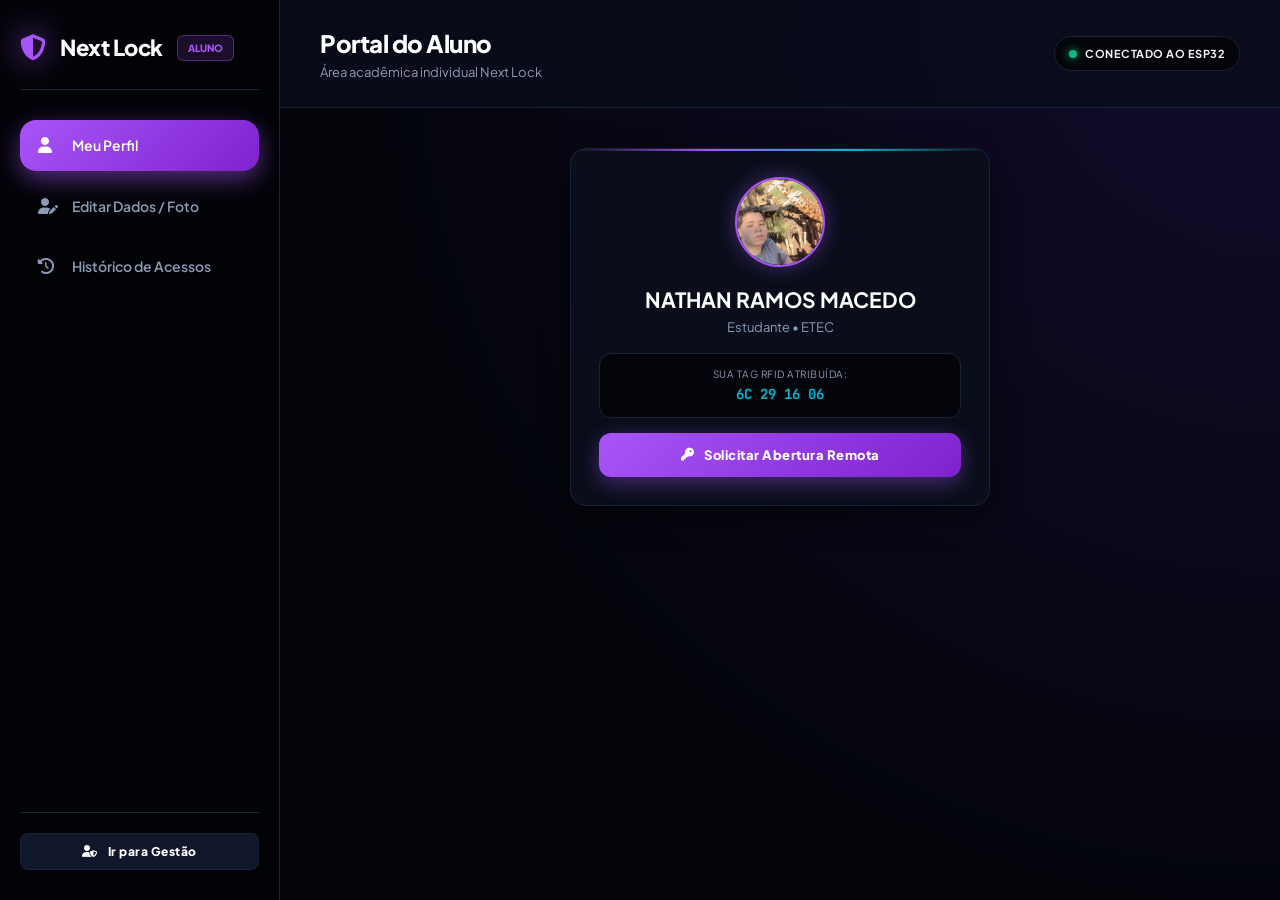
<file: aluno.html>
<!DOCTYPE html>
<html lang="pt-BR">
<head>
    <meta charset="UTF-8">
    <meta name="viewport" content="width=device-width, initial-scale=1.0">
    <title>Next Lock PRO - Portal do Aluno</title>
    <link rel="stylesheet" href="https://cdnjs.cloudflare.com/ajax/libs/font-awesome/6.4.0/css/all.min.css">
    <style>
        @import url('https://fonts.googleapis.com/css2?family=Plus+Jakarta+Sans:wght@400;500;600;700;800&family=JetBrains+Mono:wght@400;600;700&display=swap');

        :root {
            --bg-dark: #03050a;
            --bg-card: #090e1a;
            --bg-card-hover: #10172a;
            --sidebar-bg: #020307;
            
            --primary: #a855f7;
            --primary-glow: rgba(168, 85, 247, 0.4);
            --accent-cyan: #06b6d4;
            --accent-cyan-glow: rgba(6, 182, 212, 0.4);
            --success: #10b981;
            --success-glow: rgba(16, 185, 129, 0.3);
            --danger: #ff2a5f;

            --text-main: #f3f4f6;
            --text-muted: #8b9bb4;
            --border-color: #1a2336;
            --border-radius: 16px;
            --transition: all 0.35s cubic-bezier(0.4, 0, 0.2, 1);
        }

        * { margin: 0; padding: 0; box-sizing: border-box; font-family: 'Plus Jakarta Sans', sans-serif; }
        body { background-color: var(--bg-dark); color: var(--text-main); font-size: 14px; line-height: 1.6; overflow: hidden; }

        .app-container { display: flex; height: 100vh; width: 100vw; overflow: hidden; position: relative; }

        /* Fundo com Grade Cibernética Sci-Fi */
        .app-container::before {
            content: '';
            position: absolute;
            top: 0; left: 0; width: 100%; height: 100%;
            background-image: 
                linear-gradient(rgba(168, 85, 247, 0.03) 1px, transparent 1px),
                linear-gradient(90deg, rgba(168, 85, 247, 0.03) 1px, transparent 1px);
            background-size: 40px 40px;
            pointer-events: none;
            z-index: 0;
        }

        /* Sidebar Esquerda */
        .sidebar { width: 280px; background-color: var(--sidebar-bg); color: var(--text-muted); display: flex; flex-direction: column; justify-content: space-between; padding: 30px 20px; border-right: 1px solid var(--border-color); flex-shrink: 0; z-index: 10; }
        .brand { display: flex; align-items: center; gap: 14px; padding-bottom: 24px; border-bottom: 1px solid var(--border-color); color: #ffffff; }
        .brand-icon-glow { font-size: 26px; color: var(--primary); filter: drop-shadow(0 0 16px var(--primary)); }
        .brand h2 { font-size: 22px; font-weight: 800; color: #ffffff; letter-spacing: -0.5px; }

        .nav-menu { margin-top: 30px; display: flex; flex-direction: column; gap: 10px; flex-grow: 1; }
        .nav-item { display: flex; align-items: center; gap: 14px; padding: 14px 18px; color: var(--text-muted); text-decoration: none; border-radius: var(--border-radius); font-weight: 600; transition: var(--transition); cursor: pointer; }
        .nav-item i { font-size: 16px; width: 20px; color: var(--text-muted); transition: var(--transition); }
        .nav-item:hover { background-color: rgba(168, 85, 247, 0.08); color: #ffffff; transform: translateX(6px); }
        .nav-item:hover i { color: var(--primary); }
        .nav-item.active { background: linear-gradient(135deg, #a855f7, #7e22ce); color: #ffffff; box-shadow: 0 8px 25px rgba(168, 85, 247, 0.5); }
        .nav-item.active i { color: #ffffff; }
        .sidebar-footer { padding-top: 20px; border-top: 1px solid var(--border-color); }

        /* Conteúdo Principal */
        .main-content { flex-grow: 1; display: flex; flex-direction: column; overflow-y: auto; background: radial-gradient(circle at top right, #140b2e 0%, #03050a 70%); z-index: 1; }
        .topbar { background-color: rgba(9, 14, 26, 0.85); backdrop-filter: blur(16px); padding: 24px 40px; border-bottom: 1px solid var(--border-color); display: flex; justify-content: space-between; align-items: center; }
        .breadcrumb h1 { font-size: 24px; font-weight: 800; color: #ffffff; letter-spacing: -0.5px; }
        .breadcrumb p { font-size: 13px; color: var(--text-muted); }

        .system-status-pills { display: flex; gap: 12px; }
        .status-pill { display: flex; align-items: center; gap: 8px; background: #03050a; border: 1px solid var(--border-color); padding: 8px 14px; border-radius: 20px; font-size: 11px; font-weight: 700; text-transform: uppercase; letter-spacing: 0.5px; }
        .dot-green { width: 8px; height: 8px; border-radius: 50%; background-color: var(--success); box-shadow: 0 0 10px var(--success); }

        .tab-content { display: none; animation: fadeInView 0.35s ease-in-out; }
        .tab-content.active { display: block; }
        @keyframes fadeInView { from { opacity: 0; transform: translateY(8px); } to { opacity: 1; transform: translateY(0); } }

        /* Cards e Formatação Rígida da Imagem */
        .sim-card, .table-container { background-color: var(--bg-card); border: 1px solid var(--border-color); border-radius: var(--border-radius); padding: 28px; box-shadow: 0 10px 30px rgba(0, 0, 0, 0.5); position: relative; overflow: hidden; }
        .sim-card::before, .table-container::before { content: ''; position: absolute; top: 0; left: 0; width: 100%; height: 2px; background: linear-gradient(90deg, transparent, var(--primary), var(--accent-cyan), transparent); }

        /* CORREÇÃO DA IMAGEM: TAMANHO MÁXIMO FIXO */
        .team-photo-img {
            width: 90px !important;
            height: 90px !important;
            max-width: 90px !important;
            max-height: 90px !important;
            border-radius: 50% !important;
            object-fit: cover !important;
            border: 2px solid var(--primary) !important;
            box-shadow: 0 0 20px var(--primary-glow) !important;
            margin: 0 auto 16px auto !important;
            display: block !important;
        }

        .sim-card h3 { font-size: 16px; font-weight: 700; color: #ffffff; margin-bottom: 8px; display: flex; align-items: center; gap: 10px; }
        .sim-card h3 i { color: var(--primary); }
        .sim-desc { font-size: 13px; color: var(--text-muted); margin-bottom: 20px; }

        .form-group { margin-bottom: 18px; }
        .form-group label { display: flex; align-items: center; gap: 8px; font-size: 12px; font-weight: 700; color: var(--text-main); margin-bottom: 8px; letter-spacing: 0.5px; }
        .form-group label i { color: var(--primary); }
        .cyber-input { width: 100%; background: #03050a !important; border: 1px solid var(--border-color); border-radius: 12px; padding: 14px 16px; color: #ffffff; font-size: 13px; outline: none; transition: var(--transition); }
        .cyber-input:focus { border-color: var(--primary) !important; box-shadow: 0 0 20px var(--primary-glow) !important; }

        .key-id-box { background: #03050a; border: 1px solid var(--border-color); border-radius: 12px; padding: 12px 16px; width: 100%; margin-bottom: 16px; text-align: center; }
        .key-id-box .label { display: block; font-size: 10px; color: var(--text-muted); text-transform: uppercase; letter-spacing: 0.5px; }
        .key-id-box .code { font-family: 'JetBrains Mono', monospace; font-size: 14px; color: var(--accent-cyan); font-weight: 700; }

        /* Botões */
        .btn { display: inline-flex; align-items: center; justify-content: center; gap: 10px; padding: 14px 22px; border-radius: 12px; font-size: 13px; font-weight: 800; cursor: pointer; border: none; transition: var(--transition); text-decoration: none; letter-spacing: 0.5px; }
        .btn-primary { background: linear-gradient(135deg, #a855f7, #7e22ce); color: #ffffff; box-shadow: 0 6px 20px var(--primary-glow); }
        .btn-primary:hover { transform: translateY(-2px); box-shadow: 0 10px 30px rgba(168, 85, 247, 0.6); }
        .btn-secondary { background: var(--bg-card-hover); color: #ffffff; border: 1px solid var(--border-color); }
        .btn-secondary:hover { background: var(--border-color); }
        .btn-sm { padding: 8px 14px; font-size: 12px; border-radius: 8px; }

        /* Tabelas */
        .data-table { width: 100%; border-collapse: collapse; text-align: left; }
        .data-table th { background: rgba(3, 5, 10, 0.9); padding: 18px 22px; font-size: 11px; color: var(--text-muted); text-transform: uppercase; letter-spacing: 0.8px; border-bottom: 1px solid var(--border-color); }
        .data-table td { padding: 18px 22px; font-size: 13px; border-bottom: 1px solid var(--border-color); }
        .status-badge { font-size: 11px; font-weight: 700; padding: 6px 14px; border-radius: 20px; text-transform: uppercase; display: inline-flex; align-items: center; gap: 6px; }
        .status-badge.open { background: rgba(16, 185, 129, 0.15); color: var(--success); border: 1px solid rgba(16, 185, 129, 0.3); }

        .section-header { margin-bottom: 24px; }
        .section-header h2 { font-size: 18px; font-weight: 800; color: #ffffff; margin-bottom: 4px; }
        .section-header p { font-size: 13px; color: var(--text-muted); }
        .text-center { text-align: center; }
        .mb-3 { margin-bottom: 15px; }
    </style>
</head>
<body>
    <div class="app-container">
        <!-- Sidebar / Menu Lateral Esquerdo -->
        <aside class="sidebar">
            <div class="brand">
                <i class="fa-solid fa-shield-halved brand-icon-glow"></i>
                <h2>Next Lock</h2>
                <span style="background: rgba(168,85,247,0.15); color: var(--primary); border: 1px solid var(--primary-glow); padding: 4px 10px; border-radius: 6px; font-size: 10px; font-weight: 800;">ALUNO</span>
            </div>
            
            <nav class="nav-menu">
                <a class="nav-item active" onclick="switchTab('aluno-home', this)">
                    <i class="fa-solid fa-user"></i> Meu Perfil
                </a>
                <a class="nav-item" onclick="switchTab('aluno-editar', this)">
                    <i class="fa-solid fa-user-pen"></i> Editar Dados / Foto
                </a>
                <a class="nav-item" onclick="switchTab('aluno-historico', this)">
                    <i class="fa-solid fa-clock-rotate-left"></i> Histórico de Acessos
                </a>
            </nav>

            <div class="sidebar-footer">
                <a href="gestao.html" class="btn btn-secondary btn-sm" style="width: 100%;">
                    <i class="fa-solid fa-user-shield"></i> Ir para Gestão
                </a>
            </div>
        </aside>

        <!-- Conteúdo Principal -->
        <main class="main-content">
            <header class="topbar">
                <div class="breadcrumb">
                    <h1 id="topbarTitle">Portal do Aluno</h1>
                    <p id="topbarSubtitle">Área acadêmica individual Next Lock</p>
                </div>
                <div class="system-status-pills">
                    <div class="status-pill"><span class="dot-green"></span> Conectado ao ESP32</div>
                </div>
            </header>

            <div style="padding: 40px;">
                <!-- TÓPICO 1: MEU PERFIL -->
                <section id="aluno-home" class="tab-content active">
                    <div class="sim-card text-center" style="max-width: 420px; margin: 0 auto;">
                        <img id="mainAvatarImg" src="Natan.jpg" class="team-photo-img" alt="Foto do Aluno">
                        <h2 id="mainStudentName" style="color: #fff; margin-top: 10px;">NATHAN RAMOS MACEDO</h2>
                        <p style="color: var(--text-muted); font-size: 13px; margin-bottom: 15px;">Estudante • ETEC</p>
                        
                        <div class="key-id-box mb-3">
                            <span class="label">Sua Tag RFID Atribuída:</span>
                            <span class="code" id="mainStudentTag">6C 29 16 06</span>
                        </div>

                        <button class="btn btn-primary" style="width: 100%;" onclick="requestRemoteUnlock()">
                            <i class="fa-solid fa-key"></i> Solicitar Abertura Remota
                        </button>
                    </div>
                </section>

                <!-- TÓPICO 2: EDITAR PERFIL -->
                <section id="aluno-editar" class="tab-content">
                    <div class="sim-card" style="max-width: 500px; margin: 0 auto;">
                        <h3><i class="fa-solid fa-user-pen"></i> Personalizar Perfil</h3>
                        <p class="sim-desc">Atualize o seu nome e faça o upload da sua foto de exibição local.</p>

                        <div class="form-group">
                            <label for="selectStudentAccount"><i class="fa-solid fa-users"></i> Selecionar Conta do Aluno:</label>
                            <select id="selectStudentAccount" class="cyber-input" onchange="loadStudentFormData()">
                                <option value="natan">Nathan Ramos Macedo</option>
                                <option value="joao">João Victor Santos Moreira</option>
                                <option value="erick">Erick Jesus dos Santos Reis</option>
                            </select>
                        </div>

                        <div class="form-group">
                            <label for="inputStudentName"><i class="fa-solid fa-id-card"></i> Nome Completo de Exibição:</label>
                            <input type="text" id="inputStudentName" class="cyber-input" value="NATHAN RAMOS MACEDO">
                        </div>

                        <div class="form-group">
                            <label for="inputStudentPhotoFile"><i class="fa-solid fa-image"></i> Foto de Perfil (Escolher Ficheiro Local):</label>
                            <input type="file" id="inputStudentPhotoFile" class="cyber-input" accept="image/*" onchange="previewSelectedImage(event)">
                        </div>

                        <div class="form-group text-center mt-2">
                            <label style="display: block; margin-bottom: 8px; color: var(--text-muted); font-size: 11px;">PRÉ-VISUALIZAÇÃO</label>
                            <img id="uploadPreviewImg" src="Natan.jpg" class="team-photo-img" alt="Preview">
                        </div>

                        <button class="btn btn-primary" style="width: 100%; margin-top: 10px;" onclick="saveStudentFormData()">
                            <i class="fa-solid fa-check"></i> Salvar Alterações no Perfil
                        </button>
                    </div>
                </section>

                <!-- TÓPICO 3: HISTÓRICO -->
                <section id="aluno-historico" class="tab-content">
                    <div class="section-header">
                        <h2>Meu Histórico Pessoal de Acessos</h2>
                        <p>Registro individual de acionamento das trancas vinculadas a você</p>
                    </div>
                    <div class="table-container">
                        <table class="data-table">
                            <thead>
                                <tr>
                                    <th>Horário</th>
                                    <th>Armário</th>
                                    <th>Tipo de Acesso</th>
                                    <th>Status</th>
                                </tr>
                            </thead>
                            <tbody id="studentPersonalLog">
                                <tr class="empty-row"><td colspan="4" style="text-align: center; color: var(--text-muted);">Nenhum acesso registrado recentemente.</td></tr>
                            </tbody>
                        </table>
                    </div>
                </section>
            </div>
        </main>
    </div>

    <script>
        const globalStudentsData = {
            natan: { name: "NATHAN RAMOS MACEDO", tag: "6C 29 16 06", photo: "Natan.jpg" },
            joao: { name: "JOÃO VICTOR SANTOS MOREIRA", tag: "1A BF F3 E1", photo: "" },
            erick: { name: "ERICK JESUS DOS SANTOS REIS", tag: "0C B7 6A 06", photo: "erick.jpg" }
        };

        let tempUploadedImageBase64 = null;

        function switchTab(tabId, element) {
            document.querySelectorAll('.tab-content').forEach(tab => tab.classList.remove('active'));
            document.querySelectorAll('.nav-item').forEach(item => item.classList.remove('active'));
            
            const target = document.getElementById(tabId);
            if(target) target.classList.add('active');
            if(element) element.classList.add('active');
        }

        function previewSelectedImage(event) {
            const file = event.target.files[0];
            if (file) {
                const reader = new FileReader();
                reader.onload = function(e) {
                    tempUploadedImageBase64 = e.target.result;
                    document.getElementById("uploadPreviewImg").src = tempUploadedImageBase64;
                };
                reader.readAsDataURL(file);
            }
        }

        /* FUNÇÃO DE ABERTURA REMOTA FUNCIONAL */
        function requestRemoteUnlock() {
            const now = new Date().toLocaleTimeString("pt-BR");
            const tbody = document.getElementById("studentPersonalLog");
            
            if(tbody.querySelector(".empty-row")) {
                tbody.innerHTML = "";
            }
            
            const tr = document.createElement("tr");
            tr.innerHTML = `<td>${now}</td><td><strong>Armário 01</strong></td><td>Solicitação Remota (App)</td><td><span class="status-badge open"><i class="fa-solid fa-circle-check"></i> Destravado</span></td>`;
            tbody.insertBefore(tr, tbody.firstChild);

            alert("Comando de abertura enviado com sucesso ao ESP32! O armário foi destravado.");
        }

        function loadStudentFormData() {
            const key = document.getElementById("selectStudentAccount").value;
            const data = globalStudentsData[key];
            if(data) {
                document.getElementById("inputStudentName").value = data.name;
                document.getElementById("uploadPreviewImg").src = data.photo || "Natan.jpg";
                tempUploadedImageBase64 = null;
            }
        }

        function saveStudentFormData() {
            const key = document.getElementById("selectStudentAccount").value;
            const name = document.getElementById("inputStudentName").value;

            if(globalStudentsData[key]) {
                globalStudentsData[key].name = name;
                if(tempUploadedImageBase64) {
                    globalStudentsData[key].photo = tempUploadedImageBase64;
                }
                document.getElementById("mainStudentName").textContent = name;
                document.getElementById("mainStudentTag").textContent = globalStudentsData[key].tag;
                if(globalStudentsData[key].photo) {
                    document.getElementById("mainAvatarImg").src = globalStudentsData[key].photo;
                }
            }
            alert("Perfil atualizado com sucesso!");
        }
    </script>
</body>
</html>
</file>
